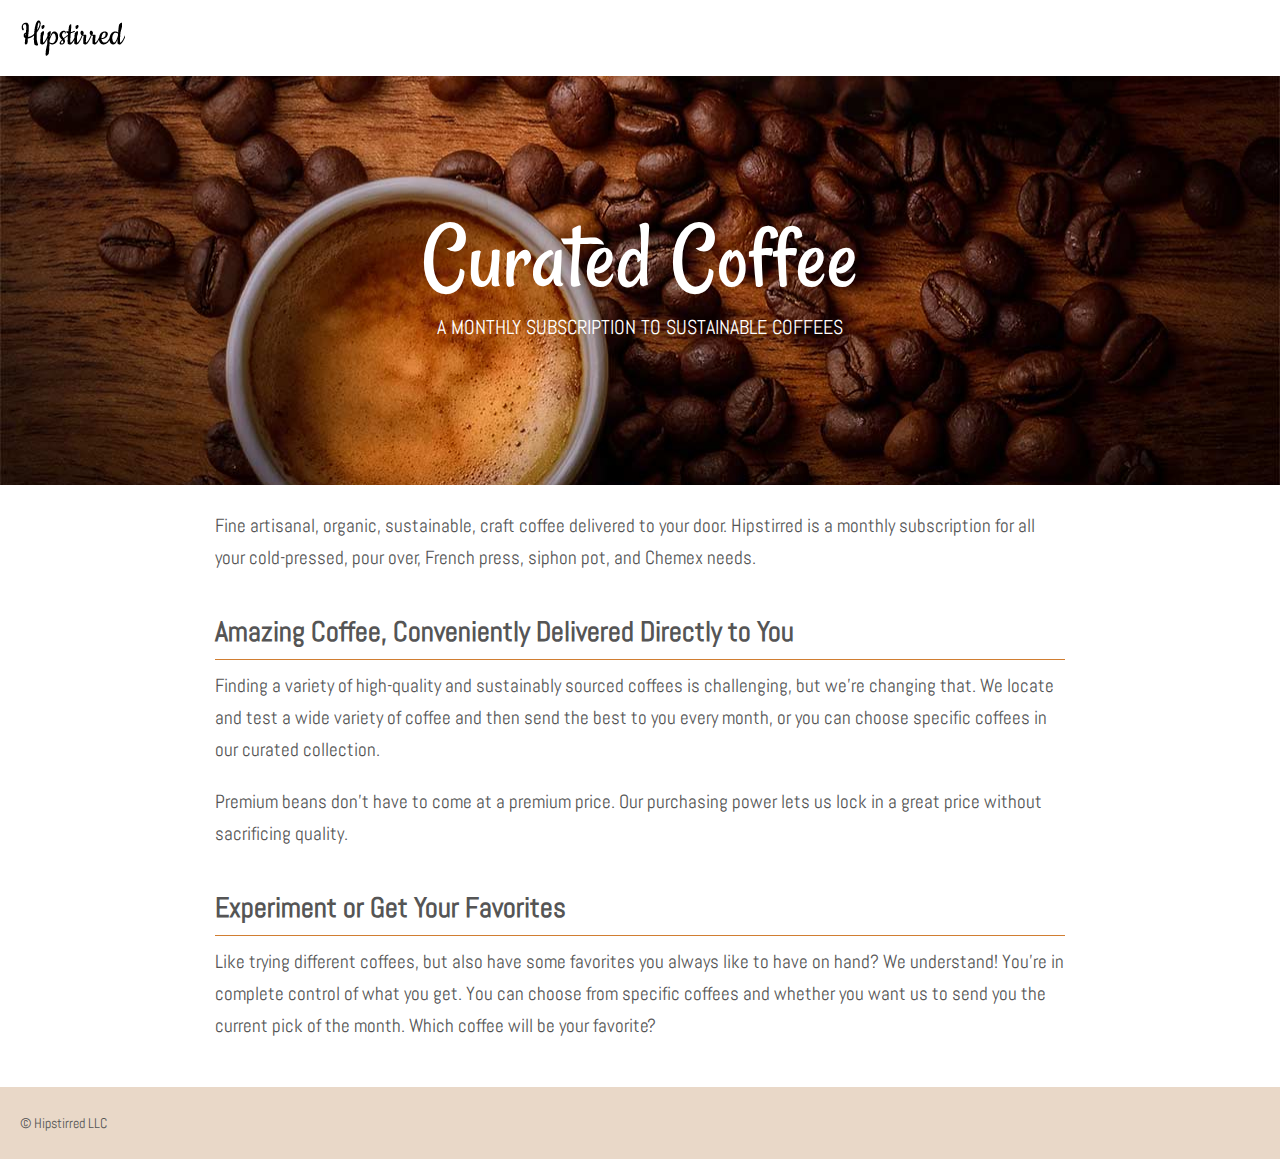
<file: Hipstirred Box Model/index.html>
<!DOCTYPE html>
<html lang="en">
  <head>
    <meta charset="UTF-8" />
    <meta name="viewport" content="width=device-width, initial-scale=1" />
    <title>Artisanal Coffee Curators | Hipstirred</title>
    <link rel="preconnect" href="https://fonts.googleapis.com" />
    <link rel="preconnect" href="https://fonts.gstatic.com" crossorigin />
    <link
      href="https://fonts.googleapis.com/css2?family=Abel&family=Rancho&display=swap"
      rel="stylesheet"
    />
    <link rel="stylesheet" href="main.css" />
  </head>
  <body>
    <div class="wrapper">
      <header>
        <img
          src="images/logo.png"
          class="logo"
          height="36"
          width="105"
          alt="Hipstirred"
        />
      </header>
      <div class="hero">
        <h1>Curated Coffee</h1>
        <h2>A monthly subscription to sustainable coffees</h2>
      </div>
      <main>
        <p>
          Fine artisanal, organic, sustainable, craft coffee delivered to your
          door. Hipstirred is a monthly subscription for all your cold-pressed,
          pour over, French press, siphon pot, and Chemex needs.
        </p>

        <h3>Amazing Coffee, Conveniently Delivered Directly to You</h3>
        <p>
          Finding a variety of high-quality and sustainably sourced coffees is
          challenging, but we’re changing that. We locate and test a wide
          variety of coffee and then send the best to you every month, or you
          can choose specific coffees in our curated collection.
        </p>
        <p>
          Premium beans don’t have to come at a premium price. Our purchasing
          power lets us lock in a great price without sacrificing quality.
        </p>

        <h3>Experiment or Get Your Favorites</h3>
        <p>
          Like trying different coffees, but also have some favorites you always
          like to have on hand? We understand! You’re in complete control of
          what you get. You can choose from specific coffees and whether you
          want us to send you the current pick of the month. Which coffee will
          be your favorite?
        </p>
      </main>
    </div>
    <footer>
      <div id="wrapper">
        <p>© Hipstirred LLC</p>
      </div>
    </footer>
  </body>
</html>
</file>
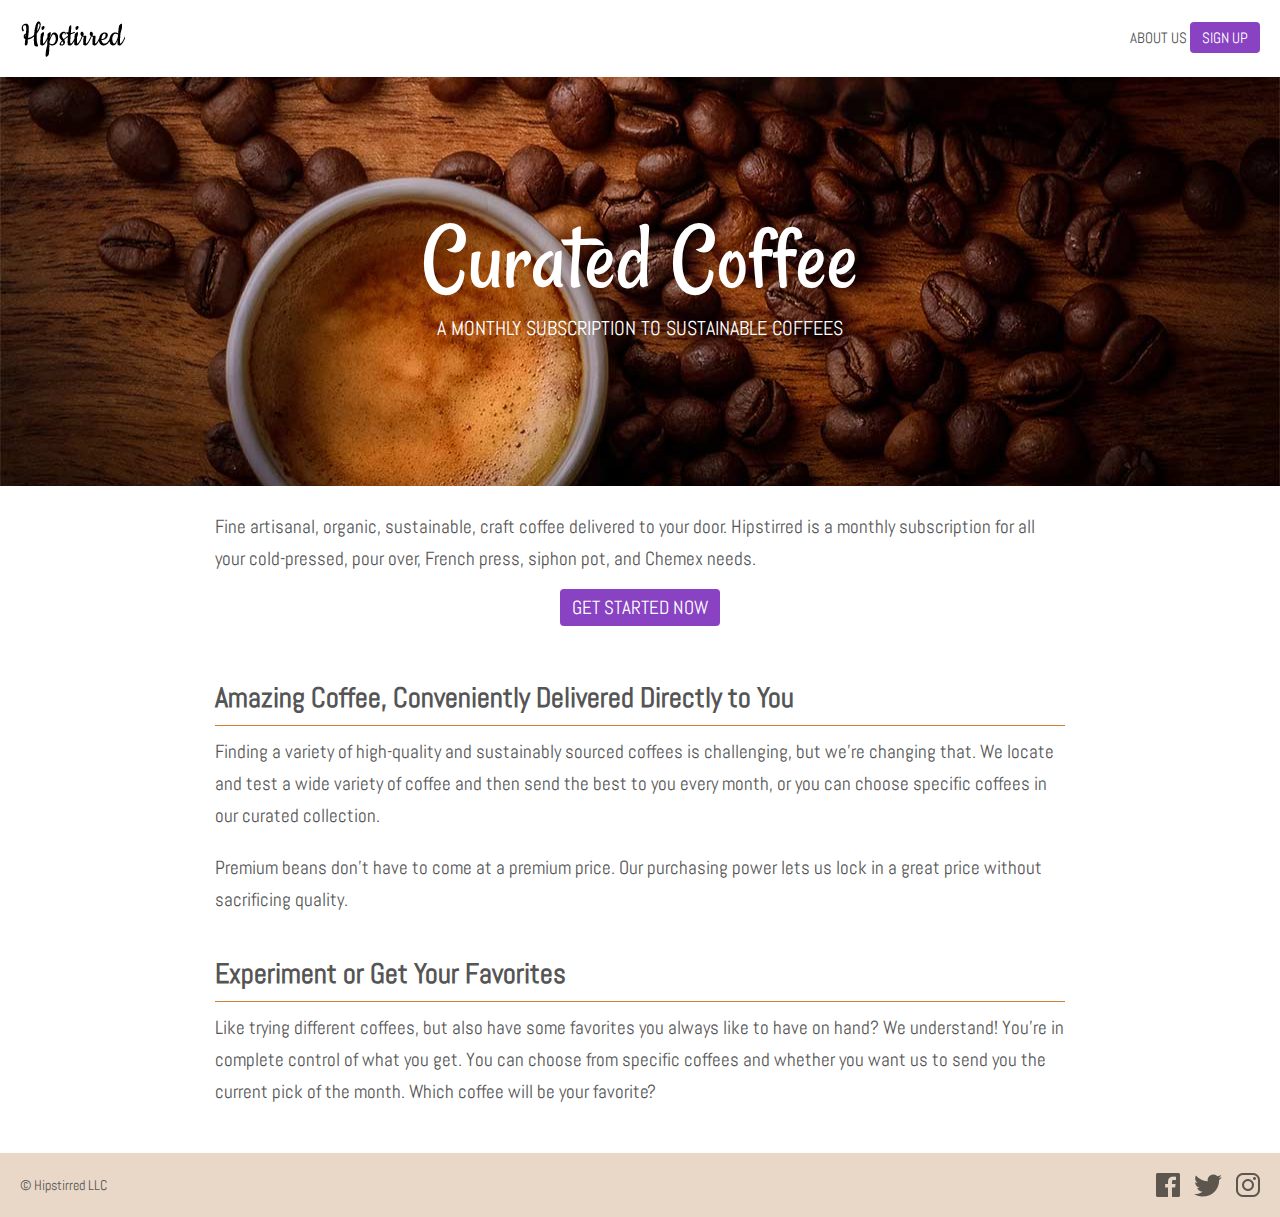
<file: Hipstirred Buttons and Floats/index.html>
<!DOCTYPE html>
<html lang="en">
  <head>
    <meta charset="UTF-8" />
    <meta name="viewport" content="width=device-width, initial-scale=1" />
    <title>Artisanal Coffee Curators | Hipstirred</title>
    <link rel="preconnect" href="https://fonts.googleapis.com" />
    <link rel="preconnect" href="https://fonts.gstatic.com" crossorigin />
    <link
      href="https://fonts.googleapis.com/css2?family=Abel&family=Rancho&display=swap"
      rel="stylesheet"
    />
    <link rel="stylesheet" href="main.css" />
  </head>
  <body>
    <div class="wrapper">
      <header>
        <img
          src="images/logo.png"
          class="logo"
          height="36"
          width="105"
          alt="Hipstirred"
        />
        <nav>
          <ul>
            <li><a href="about.html"> About Us</a></li>
            <li><a href="signup.html" class="button"> Sign Up </a></li>
          </ul>
        </nav>
      </header>
      <div class="hero">
        <h1>Curated Coffee</h1>

        <h2>A monthly subscription to sustainable coffees</h2>
      </div>
      <main>
        <p>
          Fine artisanal, organic, sustainable, craft coffee delivered to your
          door. Hipstirred is a monthly subscription for all your cold-pressed,
          pour over, French press, siphon pot, and Chemex needs.
        </p>
        <div class="call-to-action">
          <a href="signup.html" class="button">Get Started Now</a>
        </div>
        <h3>Amazing Coffee, Conveniently Delivered Directly to You</h3>
        <p>
          Finding a variety of high-quality and sustainably sourced coffees is
          challenging, but we’re changing that. We locate and test a wide
          variety of coffee and then send the best to you every month, or you
          can choose specific coffees in our curated collection.
        </p>
        <p>
          Premium beans don’t have to come at a premium price. Our purchasing
          power lets us lock in a great price without sacrificing quality.
        </p>

        <h3>Experiment or Get Your Favorites</h3>
        <p>
          Like trying different coffees, but also have some favorites you always
          like to have on hand? We understand! You’re in complete control of
          what you get. You can choose from specific coffees and whether you
          want us to send you the current pick of the month. Which coffee will
          be your favorite?
        </p>
      </main>
    </div>
    <footer>
      <div class="wrapper">
        <div class="social">
          <a href="https://www.facebook.com">
            <img
              src="images/facebook.png"
              width="24"
              height="24"
              alt="Facebook"
            />
          </a>
          <a href="https://twitter.com">
            <img
              src="images/twitter.png"
              width="28"
              height="23"
              alt="Twitter"
            />
          </a>
          <a href="https://www.instagram.com">
            <img
              src="images/instagram.png"
              width="24"
              height="24"
              alt="Instagram"
            />
          </a>
        </div>
        <p>© Hipstirred LLC</p>
      </div>
    </footer>
  </body>
</html>
</file>
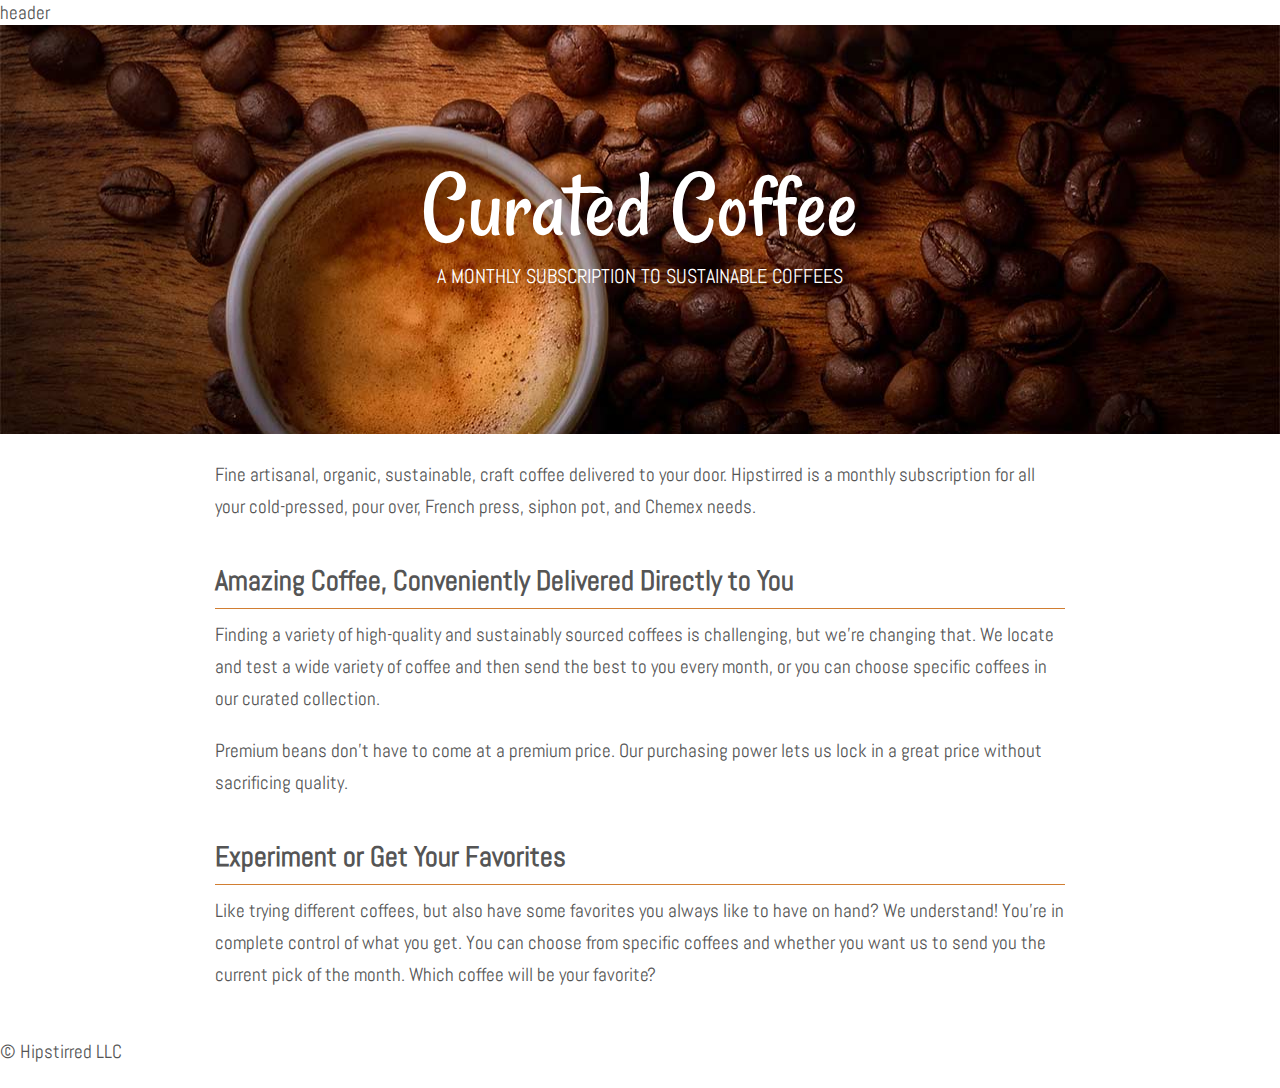
<file: Hipstirred Font Fun/index.html>
<!DOCTYPE html>
<html lang="en">
  <head>
    <meta charset="UTF-8" />
    <meta name="viewport" content="width=device-width, initial-scale=1" />
    <title>Artisanal Coffee Curators | Hipstirred</title>
    <link rel="preconnect" href="https://fonts.googleapis.com" />
    <link rel="preconnect" href="https://fonts.gstatic.com" crossorigin />
    <link
      href="https://fonts.googleapis.com/css2?family=Abel&family=Rancho&display=swap"
      rel="stylesheet"
    />
    <link rel="stylesheet" href="main.css" />
  </head>
  <body>
    <header>header</header>
    <div class="hero">
      <h1>Curated Coffee</h1>
      <h2>A monthly subscription to sustainable coffees</h2>
    </div>
    <main>
      <p>
        Fine artisanal, organic, sustainable, craft coffee delivered to your
        door. Hipstirred is a monthly subscription for all your cold-pressed,
        pour over, French press, siphon pot, and Chemex needs.
      </p>

      <h3>Amazing Coffee, Conveniently Delivered Directly to You</h3>
      <p>
        Finding a variety of high-quality and sustainably sourced coffees is
        challenging, but we’re changing that. We locate and test a wide variety
        of coffee and then send the best to you every month, or you can choose
        specific coffees in our curated collection.
      </p>
      <p>
        Premium beans don’t have to come at a premium price. Our purchasing
        power lets us lock in a great price without sacrificing quality.
      </p>

      <h3>Experiment or Get Your Favorites</h3>
      <p>
        Like trying different coffees, but also have some favorites you always
        like to have on hand? We understand! You’re in complete control of what
        you get. You can choose from specific coffees and whether you want us to
        send you the current pick of the month. Which coffee will be your
        favorite?
      </p>
    </main>
    <footer>
      <p>© Hipstirred LLC</p>
    </footer>
  </body>
</html>
</file>
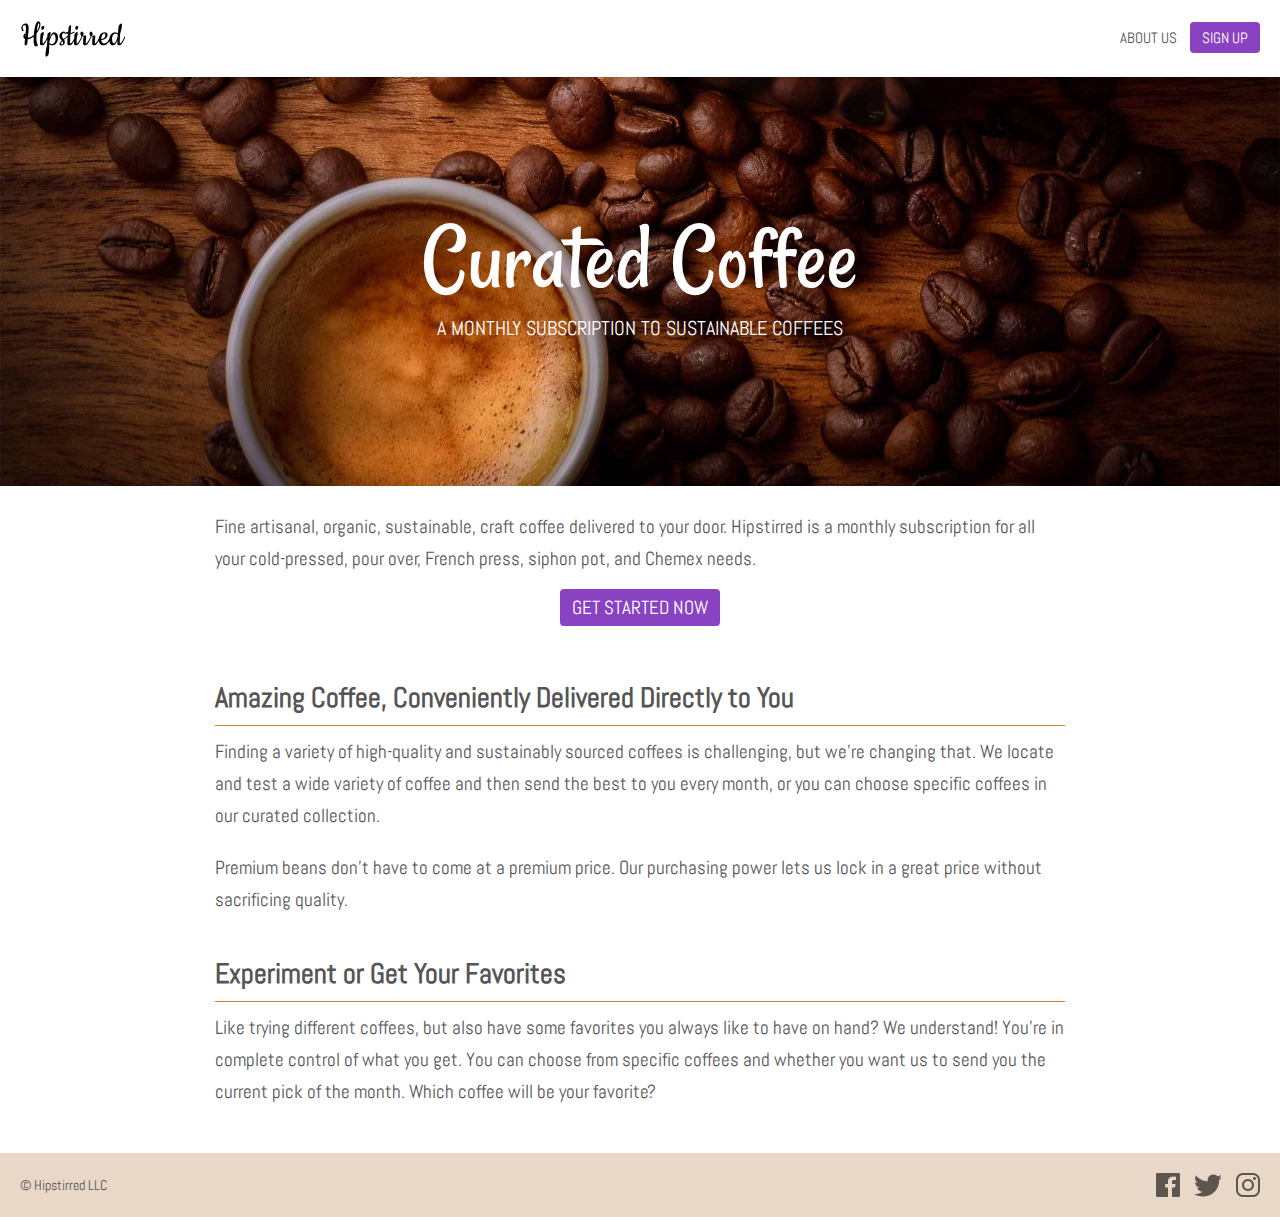
<file: Hipstirred Form Style/index.html>
<!DOCTYPE html>
<html lang="en">
<head>
	<meta charset="UTF-8">
	<meta name="viewport" content="width=device-width, initial-scale=1">
	<title>Artisanal Coffee Curators | Hipstirred</title>
	<link rel="preconnect" href="https://fonts.googleapis.com">
	<link rel="preconnect" href="https://fonts.gstatic.com" crossorigin>
	<link href="https://fonts.googleapis.com/css2?family=Abel&family=Rancho&display=swap" rel="stylesheet">
	<link rel="stylesheet" href="main.css">
</head>
<body>
	<div class="wrapper">
		<header>
			<a href="index.html"><img src="images/logo@2x.png" class="logo" height="36" width="105" alt="Hipstirred"></a>
			<nav>
				<ul>
					<li><a href="about.html">About Us</a></li>
					<li><a href="signup.html" class="button">Sign Up</a></li>
				</ul>
			</nav>
		</header>
		<div class="hero">
			<h1>Curated Coffee</h1>
			<h2>A monthly subscription to sustainable coffees</h2>
		</div>
		<main>
			<p>Fine artisanal, organic, sustainable, craft coffee delivered to your door. Hipstirred is a monthly subscription for all your cold-pressed, pour over, French press, siphon pot, and Chemex needs.</p>
			
			<div class="call-to-action">
				<a href="signup.html" class="button">Get Started Now</a>
			</div>

			<h3>Amazing Coffee, Conveniently Delivered Directly to You</h3>
			<p>Finding a variety of high-quality and sustainably sourced coffees is challenging, but we’re changing that. We locate and test a wide variety of coffee and then send the best to you every month, or you can choose specific coffees in our curated collection.</p>
			<p>Premium beans don’t have to come at a premium price. Our purchasing power lets us lock in a great price without sacrificing quality.</p>
		
			<h3>Experiment or Get Your Favorites</h3>
			<p>Like trying different coffees, but also have some favorites you always like to have on hand? We understand! You’re in complete control of what you get. You can choose from specific coffees and whether you want us to send you the current pick of the month. Which coffee will be your favorite?</p>
		</main>
	</div>
	<footer>
		<div class="wrapper">
			<div class="social">
				<a href="https://www.facebook.com">
					<img src="images/facebook@2x.png" width="24" height="24" alt="Facebook">
				</a>
				<a href="https://twitter.com">
					<img src="images/twitter@2x.png" width="28" height="23" alt="Twitter">
				</a>
				<a href="https://www.instagram.com">
					<img src="images/instagram@2x.png" width="24" height="24" alt="Instagram">
				</a>
			</div>
			<p>© Hipstirred LLC</p>
		</div>
	</footer>
</body>
</html>
</file>
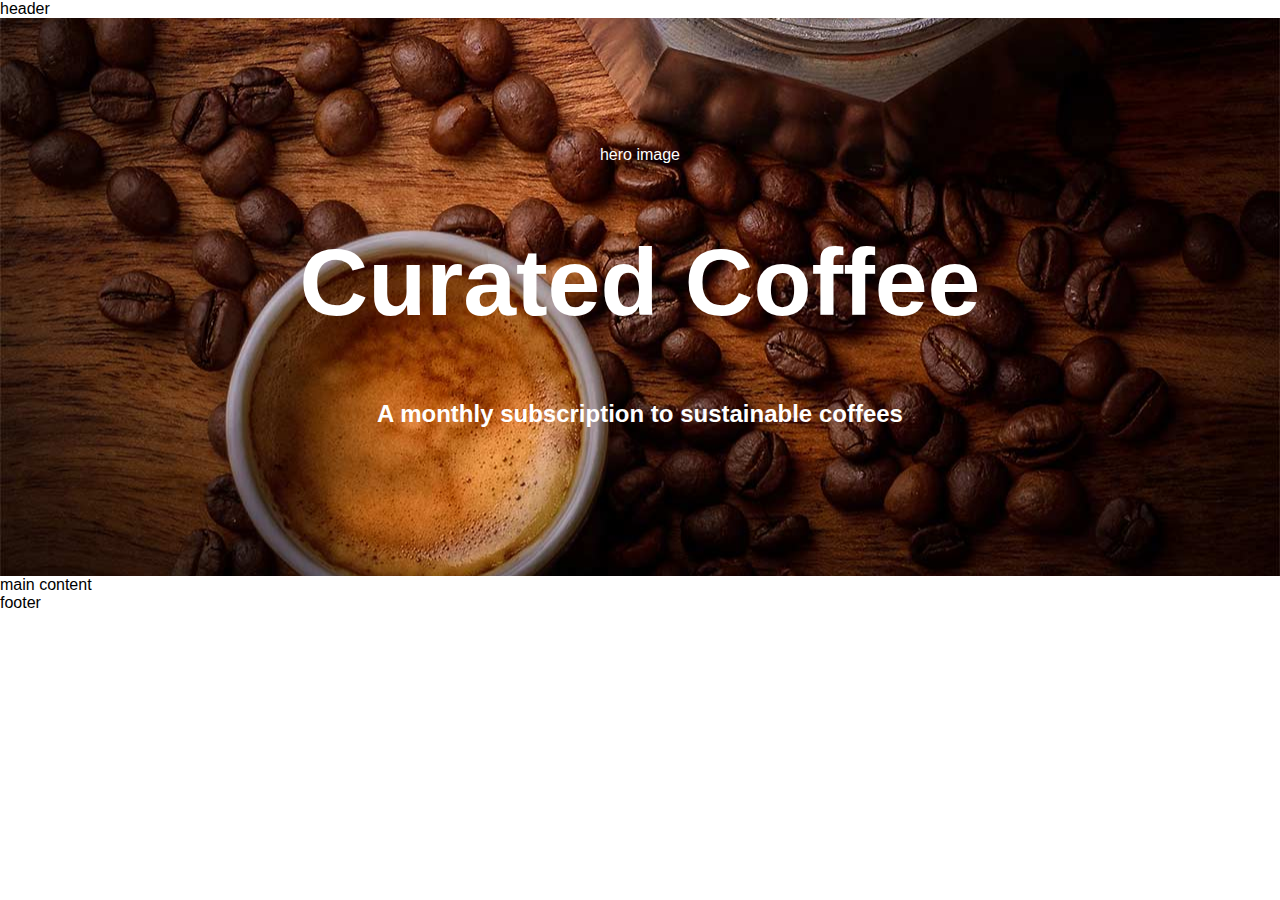
<file: Hipstirred Hero/index.html>
<!DOCTYPE html>
<html lang="en">
  <head>
    <meta charset="UTF-8" />
    <meta name="viewport" content="width=device-width, initial-scale=1" />
    <title>Arisinal Coffee Curators - Hipstirred</title>
    <link rel="stylesheet" href="main.css" />
  </head>
  <body>
    <header>header</header>
    <div class="hero">
      hero image
      <h1>Curated Coffee</h1>
      <h2>A monthly subscription to sustainable coffees</h2>
    </div>
    <main>main content</main>
    <footer>footer</footer>
  </body>
</html>
</file>
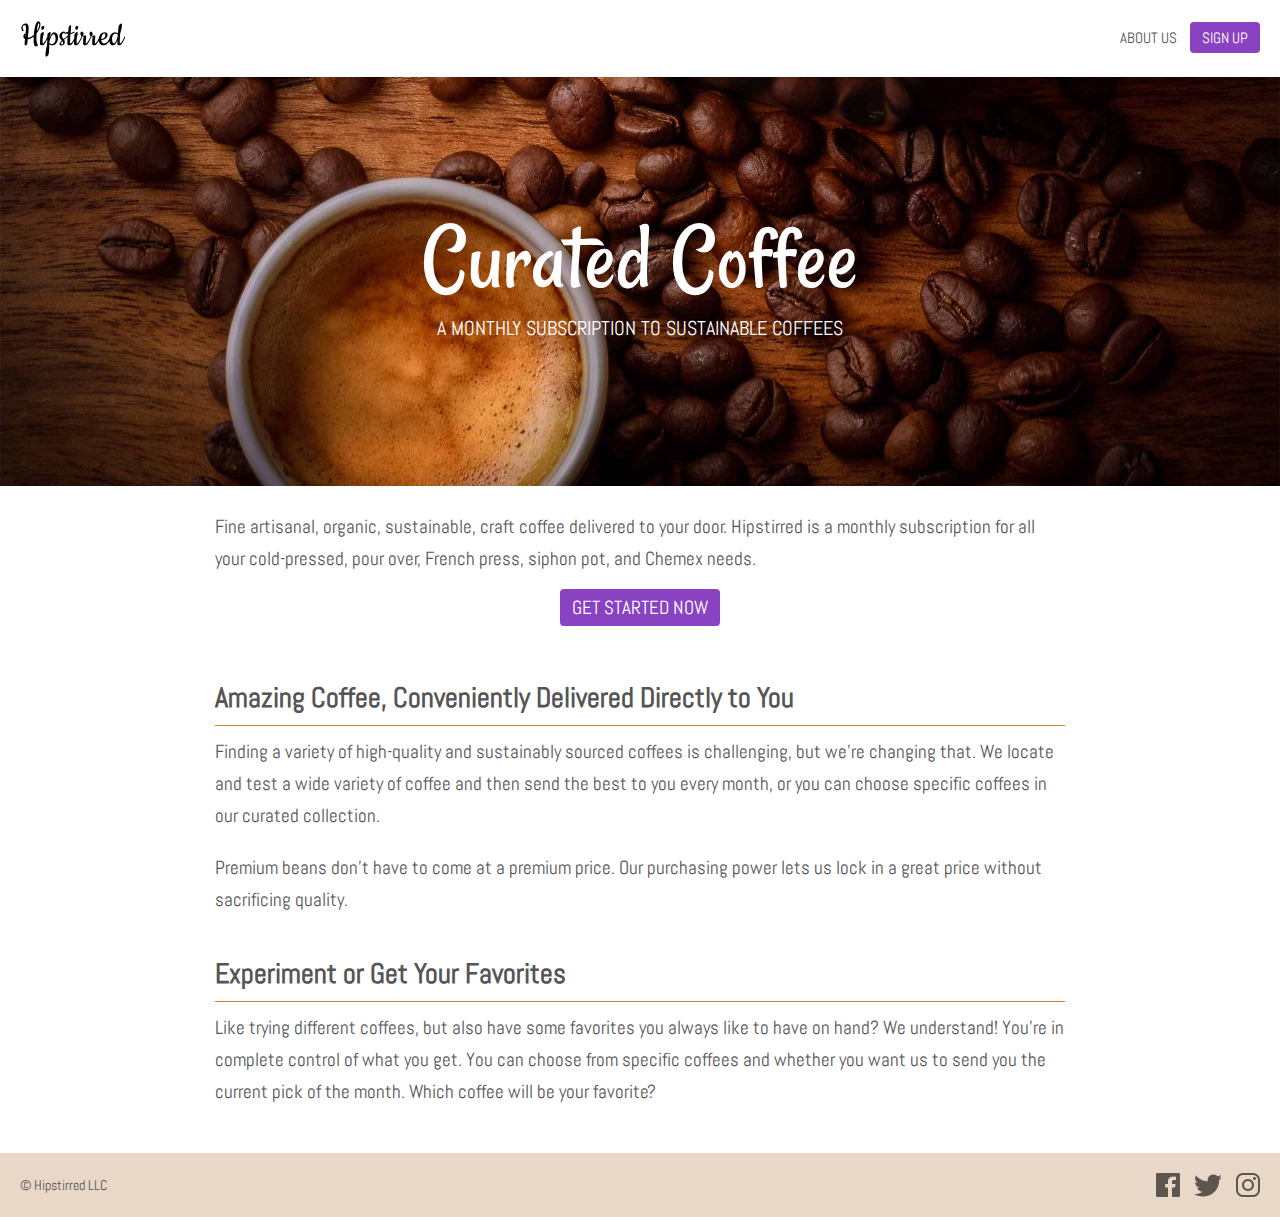
<file: Hipstirred Hi-Res Images/index.html>
<!DOCTYPE html>
<html lang="en">
  <head>
    <meta charset="UTF-8" />
    <meta name="viewport" content="width=device-width, initial-scale=1" />
    <title>Artisanal Coffee Curators | Hipstirred</title>
    <link rel="preconnect" href="https://fonts.googleapis.com" />
    <link rel="preconnect" href="https://fonts.gstatic.com" crossorigin />
    <link
      href="https://fonts.googleapis.com/css2?family=Abel&family=Rancho&display=swap"
      rel="stylesheet"
    />
    <link rel="stylesheet" href="main.css" />
  </head>
  <body>
    <div class="wrapper">
      <header>
        <img
          src="images/logo@2x.png"
          class="logo"
          height="36"
          width="105"
          alt="Hipstirred"
        />
        <nav>
          <ul>
            <li><a href="about.html">About Us</a></li>
            <li><a href="signup.html" class="button">Sign Up</a></li>
          </ul>
        </nav>
      </header>
      <div class="hero">
        <h1>Curated Coffee</h1>
        <h2>A monthly subscription to sustainable coffees</h2>
      </div>
      <main>
        <p>
          Fine artisanal, organic, sustainable, craft coffee delivered to your
          door. Hipstirred is a monthly subscription for all your cold-pressed,
          pour over, French press, siphon pot, and Chemex needs.
        </p>

        <div class="call-to-action">
          <a href="signup.html" class="button">Get Started Now</a>
        </div>

        <h3>Amazing Coffee, Conveniently Delivered Directly to You</h3>
        <p>
          Finding a variety of high-quality and sustainably sourced coffees is
          challenging, but we’re changing that. We locate and test a wide
          variety of coffee and then send the best to you every month, or you
          can choose specific coffees in our curated collection.
        </p>
        <p>
          Premium beans don’t have to come at a premium price. Our purchasing
          power lets us lock in a great price without sacrificing quality.
        </p>

        <h3>Experiment or Get Your Favorites</h3>
        <p>
          Like trying different coffees, but also have some favorites you always
          like to have on hand? We understand! You’re in complete control of
          what you get. You can choose from specific coffees and whether you
          want us to send you the current pick of the month. Which coffee will
          be your favorite?
        </p>
      </main>
    </div>
    <footer>
      <div class="wrapper">
        <div class="social">
          <a href="https://www.facebook.com">
            <img
              src="images/facebook@2x.png"
              width="24"
              height="24"
              alt="Facebook"
            />
          </a>
          <a href="https://twitter.com">
            <img
              src="images/twitter@2x.png"
              width="28"
              height="23"
              alt="Twitter"
            />
          </a>
          <a href="https://www.instagram.com">
            <img
              src="images/instagram@2x.png"
              width="24"
              height="24"
              alt="Instagram"
            />
          </a>
        </div>
        <p>© Hipstirred LLC</p>
      </div>
    </footer>
  </body>
</html>
</file>
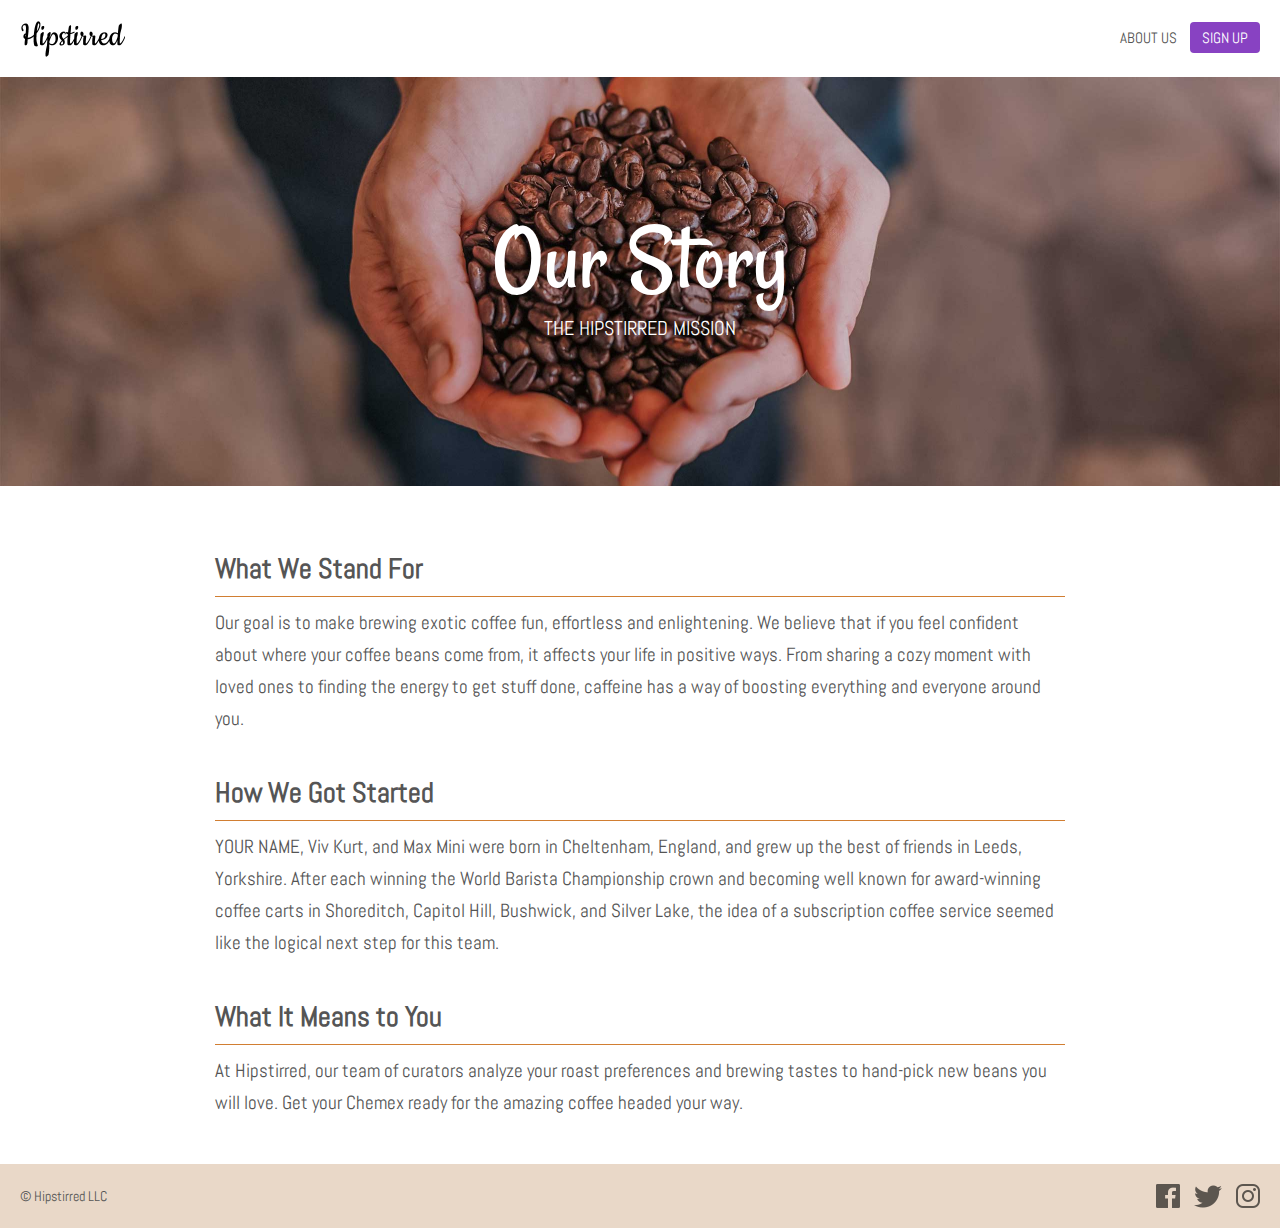
<file: Hipstirred Form Style/about.html>
<!DOCTYPE html>
<html lang="en">
<head>
	<meta charset="UTF-8">
	<meta name="viewport" content="width=device-width, initial-scale=1">
	<title>About Us | Hipstirred</title>
	<link rel="preconnect" href="https://fonts.googleapis.com">
	<link rel="preconnect" href="https://fonts.gstatic.com" crossorigin>
	<link href="https://fonts.googleapis.com/css2?family=Abel&family=Rancho&display=swap" rel="stylesheet">
	<link rel="stylesheet" href="main.css">
</head>
<body class="about">
	<div class="wrapper">
		<header>
			<a href="index.html"><img src="images/logo@2x.png" class="logo" height="36" width="105" alt="Hipstirred"></a>
			<nav>
				<ul>
					<li><a href="about.html">About Us</a></li>
					<li><a href="signup.html" class="button">Sign Up</a></li>
				</ul>
			</nav>
		</header>
		<div class="hero">
			<h1>Our Story</h1>
			<h2>The Hipstirred Mission</h2>
		</div>
		<main>
			<h3>What We Stand For</h3>
			<p>Our goal is to make brewing exotic coffee fun, effortless and enlightening. We believe that if you feel confident about where your coffee beans come from, it affects your life in positive ways. From sharing a cozy moment with loved ones to finding the energy to get stuff done, caffeine has a way of boosting everything and everyone around you.</p>
			
			<h3>How We Got Started</h3>
			<p>YOUR NAME, Viv Kurt, and Max Mini were born in Cheltenham, England, and grew up the best of friends in Leeds, Yorkshire. After each winning the World Barista Championship crown and becoming well known for award-winning coffee carts in Shoreditch, Capitol Hill, Bushwick, and Silver Lake, the idea of a subscription coffee service seemed like the logical next step for this team.</p>
			
			<h3>What It Means to You</h3>
			<p>At Hipstirred, our team of curators analyze your roast preferences and brewing tastes to hand-pick new beans you will love. Get your Chemex ready for the amazing coffee headed your way.</p>
		</main>
	</div>
	<footer>
		<div class="wrapper">
			<div class="social">
				<a href="https://www.facebook.com">
					<img src="images/facebook@2x.png" width="24" height="24" alt="Facebook">
				</a>
				<a href="https://twitter.com">
					<img src="images/twitter@2x.png" width="28" height="23" alt="Twitter">
				</a>
				<a href="https://www.instagram.com">
					<img src="images/instagram@2x.png" width="24" height="24" alt="Instagram">
				</a>
			</div>
			<p>© Hipstirred LLC</p>
		</div>
	</footer>
</body>
</html>
</file>
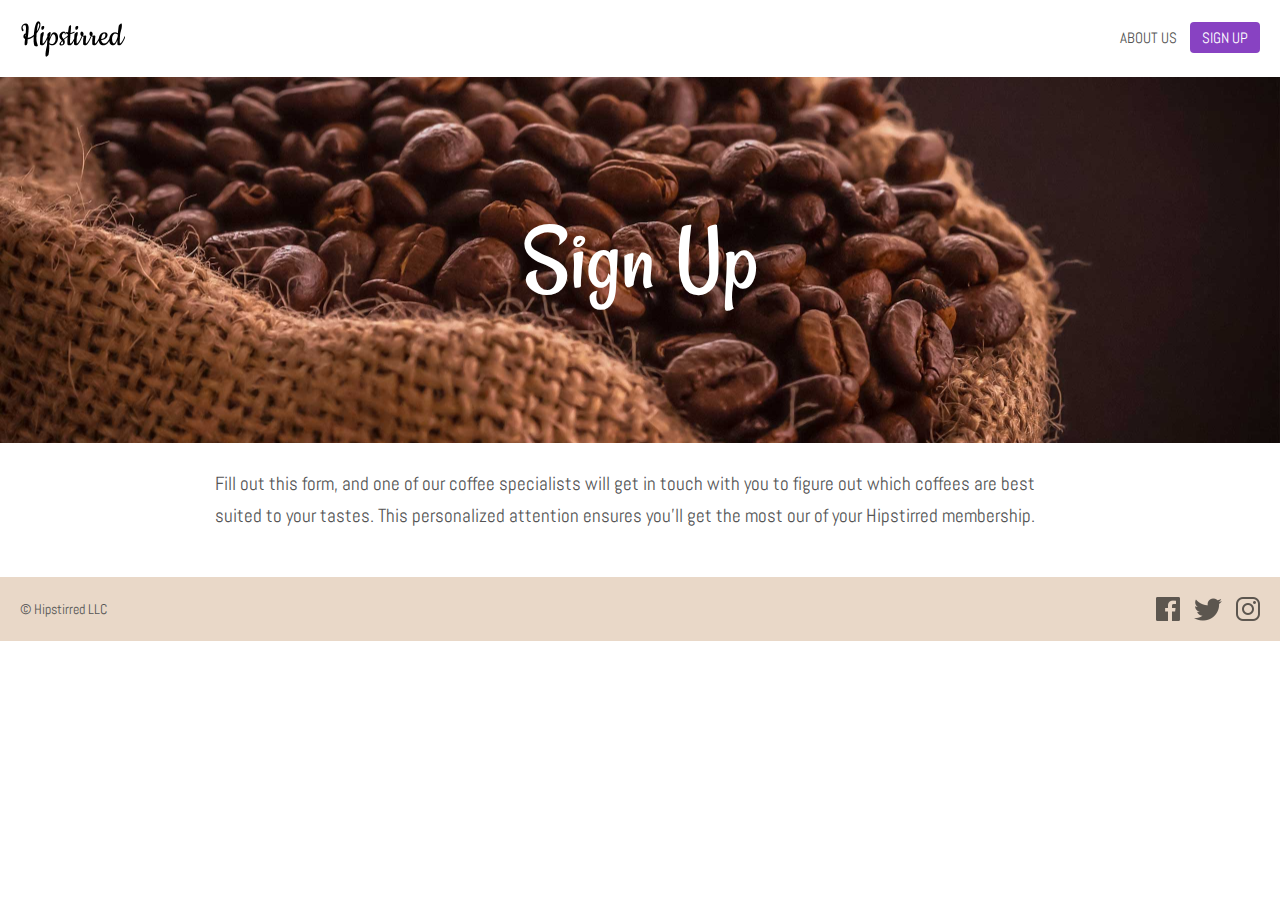
<file: Hipstirred Form Style/signup.html>
<!DOCTYPE html>
<html lang="en">
<head>
	<meta charset="UTF-8">
	<meta name="viewport" content="width=device-width, initial-scale=1">
	<title>Sign Up | Hipstirred</title>
	<link rel="preconnect" href="https://fonts.googleapis.com">
	<link rel="preconnect" href="https://fonts.gstatic.com" crossorigin>
	<link href="https://fonts.googleapis.com/css2?family=Abel&family=Rancho&display=swap" rel="stylesheet">
	<link rel="stylesheet" href="main.css">
</head>
<body class="signup">
	<div class="wrapper">
		<header>
			<a href="index.html"><img src="images/logo@2x.png" class="logo" height="36" width="105" alt="Hipstirred"></a>
			<nav>
				<ul>
					<li><a href="about.html">About Us</a></li>
					<li><a href="signup.html" class="button">Sign Up</a></li>
				</ul>
			</nav>
		</header>
		<div class="hero">
			<h1>Sign Up</h1>
		</div>
		<main>
			<p>Fill out this form, and one of our coffee specialists will get in touch with you to figure out which coffees are best suited to your tastes. This personalized attention ensures you’ll get the most our of your Hipstirred membership.</p>
		</main>
	</div>
	<footer>
		<div class="wrapper">
			<div class="social">
				<a href="https://www.facebook.com">
					<img src="images/facebook@2x.png" width="24" height="24" alt="Facebook">
				</a>
				<a href="https://twitter.com">
					<img src="images/twitter@2x.png" width="28" height="23" alt="Twitter">
				</a>
				<a href="https://www.instagram.com">
					<img src="images/instagram@2x.png" width="24" height="24" alt="Instagram">
				</a>
			</div>
			<p>© Hipstirred LLC</p>
		</div>
	</footer>
</body>
</html>
</file>
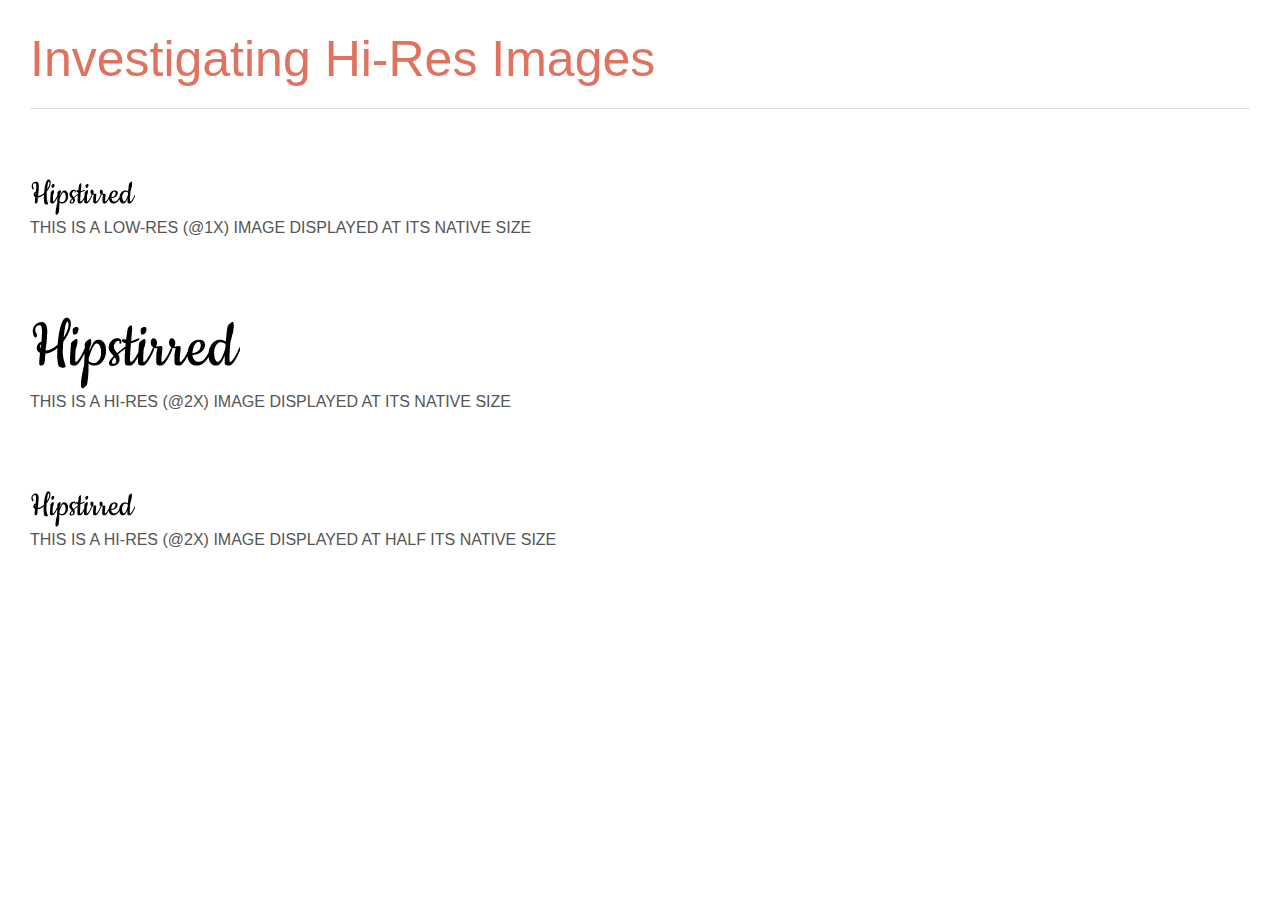
<file: Hipstirred Hi-Res Images/hi-res-demo.html>
<!DOCTYPE html>
<html lang="en">
  <head>
    <meta charset="UTF-8" />
    <meta name="viewport" content="width=device-width, initial-scale=1" />
    <title>Hi-Res Images</title>
    <style>
      body {
        font-family: sans-serif;
        margin: 30px;
      }
      h1 {
        font-weight: normal;
        font-size: 50px;
        color: #e07360;
        margin-top: 20px;
        margin-bottom: 30px;
        padding-bottom: 20px;
        border-bottom: 1px solid #ddd;
      }
      h2 {
        font-weight: normal;
        color: #555;
        font-size: 16px;
        text-transform: uppercase;
        margin-top: 0;
        margin-bottom: 40px;
      }
      img {
        margin-top: 40px;
      }

      .logo {
        width: 105px;
      }
    </style>
  </head>
  <body>
    <main>
      <h1>Investigating Hi-Res Images</h1>

      <img src="images/logo.png" height="36" width="105" />
      <h2>This is a low-res (@1x) image displayed at its native size</h2>
      <img src="images/logo@2x.png" height="72" width="210" />
      <h2>This is a hi-res (@2x) image displayed at its native size</h2>
      <img src="images/logo@2x.png" class="logo" />
      <h2>This is a hi-res (@2x) image displayed at half its native size</h2>
    </main>
  </body>
</html>
</file>
<file: Hipstirred Box Model/main.css>
body {
  font-family: "Abel", sans-serif;
  font-size: 19px;
  color: #555;
  margin: 0;
}
h1 {
  font-family: "Rancho", sans-serif;
  font-size: 95px;
  line-height: 90px;
  font-weight: 400;
  margin-top: 10px;
  margin-bottom: 10px;
}
h2 {
  font-size: 20px;
  font-weight: normal;
  text-transform: uppercase;
  margin-top: 0;
}
h3 {
  font-size: 28px;
  border-bottom: 1px solid #d17e32;
  padding-bottom: 10px;
  margin-top: 40px;
  margin-bottom: 10px;
}
p {
  line-height: 32px;
  margin-top: 0;
  margin-bottom: 20px;
}

.wrapper {
  max-width: 1280px;
  margin-right: auto;
  margin-left: auto;
}

header {
  padding: 20px;
}

.logo {
  vertical-align: middle;
}

.hero {
  text-align: center;
  padding: 10%;
  color: #fff;
  background-color: #520;
  background-image: url(images/hero.jpg);
  background-position: center 75%;
  background-repeat: no-repeat;
  background-size: cover;
}
main {
  max-width: 850px;
  padding: 25px;
  margin-right: auto;
  margin-left: auto;
}

footer {
  background-color: #e9d8c8;
  padding: 20px;
}

footer p {
  margin: 0;
  font-size: 14px;
}
</file>
<file: Hipstirred Buttons and Floats/main.css>
body {
  font-family: "Abel", sans-serif;
  font-size: 19px;
  color: #555;
  margin: 0;
  min-width: 320px;
}
h1 {
  font-family: "Rancho", sans-serif;
  font-size: 95px;
  line-height: 90px;
  font-weight: 400;
  margin-top: 10px;
  margin-bottom: 10px;
}
h2 {
  font-size: 20px;
  font-weight: normal;
  text-transform: uppercase;
  margin-top: 0;
}
h3 {
  font-size: 28px;
  border-bottom: 1px solid #d17e32;
  padding-bottom: 10px;
  margin-top: 40px;
  margin-bottom: 10px;
}
p {
  line-height: 32px;
  margin-top: 0;
  margin-bottom: 20px;
}
.wrapper {
  max-width: 1280px;
  margin-right: auto;
  margin-left: auto;
}

.button {
  background-color: #8842c2;
  color: #fff;
  padding-top: 6px;
  padding-bottom: 6px;
  padding-right: 12px;
  padding-left: 12px;
  border-radius: 4px;
  text-transform: uppercase;
  text-decoration: none;
}

.call-to-action {
  text-align: center;
  margin-bottom: 60px;
}

header {
  padding: 20px;
  line-height: 36px;
}
.logo {
  vertical-align: middle;
}

nav {
  float: right;
  font-size: 15px;
  text-transform: uppercase;
}

nav ul {
  list-style-type: none;
  margin: 0;
  padding: 0;
}

nav li {
  display: inline-block;
}

nav a {
  color: #555;
  text-decoration: none;
}

.hero {
  text-align: center;
  padding: 10%;
  color: #fff;
  background-color: #520;
  background-image: url(images/hero.jpg);
  background-position: center 75%;
  background-repeat: no-repeat;
  background-size: cover;
}
main {
  max-width: 850px;
  padding: 25px;
  margin-right: auto;
  margin-left: auto;
}
footer {
  background-color: #e9d8c8;
  padding: 20px;
}
footer p {
  margin: 0;
  font-size: 14px;
  line-height: 24px;
}

.social {
  float: right;
}

.social a {
  text-decoration: none;
  margin-left: 10px;
  opacity: 0.6;
}
</file>
<file: Hipstirred Font Fun/main.css>
body {
  font-family: "abel", sans-serif;
  font-size: 19px;
  color: #555;
  margin: 0;
}
h1 {
  font-family: "Rancho", sans-serif;
  font-size: 95px;
  line-height: 90px;
  font-weight: 400;
  margin-top: 10px;
  margin-bottom: 10px;
}

h2 {
  font-size: 20px;
  font-weight: normal;
  text-transform: uppercase;
  margin-top: 0;
}

h3 {
  font-size: 28px;
  border-bottom: 1px solid #d17e32;
  padding-bottom: 10px;
  margin-top: 40px;
  margin-bottom: 10px;
}

p {
  line-height: 32px;
  margin-top: 0;
  margin-bottom: 20px;
}

.hero {
  text-align: center;
  padding: 10%;
  color: #fff;
  background-color: #520;
  background-image: url(images/hero.jpg);
  background-position: center 75%;
  background-repeat: no-repeat;
  background-size: cover;
}

main {
  max-width: 850px;
  padding: 25px;
  margin-right: auto;
  margin-left: auto;
}
</file>
<file: Hipstirred Form Style/main.css>
body {
	font-family: 'Abel', sans-serif;
	font-size: 19px;
	color: #555;
	margin: 0;
	min-width: 320px;
}
h1 {
	font-family: 'Rancho', sans-serif;
	font-size: 95px;
	line-height: 90px;
	font-weight: 400;
	margin-top: 10px;
	margin-bottom: 10px;
}
h2 {
	font-size: 20px;
	font-weight: normal;
	text-transform: uppercase;
	margin-top: 0;
}
h3 {
	font-size: 28px;
	border-bottom: 1px solid #d17e32;
	padding-bottom: 10px;
	margin-top: 40px;
	margin-bottom: 10px;
}
p {
	line-height: 32px;
	margin-top: 0;
	margin-bottom: 20px;
}
.wrapper {
	max-width: 1280px;
	margin-right: auto;
	margin-left: auto;
}
.button {
	background-color: #8842c2;
	color: #fff;
	padding-top: 6px;
	padding-bottom: 6px;
	padding-right: 12px;
	padding-left: 12px;
	border-radius: 4px;
	text-transform: uppercase;
	text-decoration: none;
}
.call-to-action {
	text-align: center;
	margin-bottom: 60px;
}
header {
	padding: 20px;
	line-height: 36px;
}
.logo {
	vertical-align: middle;
}
nav {
	float: right;
	font-size: 15px;
	text-transform: uppercase;
}
nav ul {
	list-style-type: none;
	margin: 0;
	padding: 0;
}
nav li {
	display: inline-block;
	margin-left: 10px;
}
nav a {
	color: #555;
	text-decoration: none;
}
.hero {
	text-align: center;
	padding: 10%;
	color: #fff;
	background-color: #520;
	background-image: url(images/hero@2x.jpg);
	background-position: center 75%;
	background-repeat: no-repeat;
	background-size: cover;
}
.about .hero {
	background-image: url(images/holding-coffee@2x.jpg);
}
.signup .hero {
	background-image: url(images/coffee-bag@2x.jpg);
}
main {
	max-width: 850px;
	padding: 25px;
	margin-right: auto;
	margin-left: auto;
}
footer {
	background-color: #e9d8c8;
	padding: 20px;
}
footer p {
	margin: 0;
	font-size: 14px;
	line-height: 24px;
}
.social {
	float: right;
}
.social a {
	text-decoration: none;
	margin-left: 10px;
	opacity: .6;
}

/* form styles */
</file>
<file: Hipstirred Hero/main.css>
body {
  font-family: sans-serif;
  margin: 0;
}

h1 {
  font-size: 95px;
}
.hero {
  text-align: center;
  padding: 10%;
  color: #fff;
  background-color: #520;
  background-image: url(images/hero.jpg);
  background-position: center 75%;
  background-repeat: no-repeat;
  background-size: cover;
}
</file>
<file: Hipstirred Hi-Res Images/main.css>
body {
  font-family: "Abel", sans-serif;
  font-size: 19px;
  color: #555;
  margin: 0;
  min-width: 320px;
}
h1 {
  font-family: "Rancho", sans-serif;
  font-size: 95px;
  line-height: 90px;
  font-weight: 400;
  margin-top: 10px;
  margin-bottom: 10px;
}
h2 {
  font-size: 20px;
  font-weight: normal;
  text-transform: uppercase;
  margin-top: 0;
}
h3 {
  font-size: 28px;
  border-bottom: 1px solid #d17e32;
  padding-bottom: 10px;
  margin-top: 40px;
  margin-bottom: 10px;
}
p {
  line-height: 32px;
  margin-top: 0;
  margin-bottom: 20px;
}
.wrapper {
  max-width: 1280px;
  margin-right: auto;
  margin-left: auto;
}
.button {
  background-color: #8842c2;
  color: #fff;
  padding-top: 6px;
  padding-bottom: 6px;
  padding-right: 12px;
  padding-left: 12px;
  border-radius: 4px;
  text-transform: uppercase;
  text-decoration: none;
}
.call-to-action {
  text-align: center;
  margin-bottom: 60px;
}
header {
  padding: 20px;
  line-height: 36px;
}
.logo {
  vertical-align: middle;
}
nav {
  float: right;
  font-size: 15px;
  text-transform: uppercase;
}
nav ul {
  list-style-type: none;
  margin: 0;
  padding: 0;
}
nav li {
  display: inline-block;
  margin-left: 10px;
}
nav a {
  color: #555;
  text-decoration: none;
}
.hero {
  text-align: center;
  padding: 10%;
  color: #fff;
  background-color: #520;
  background-image: url(images/hero@2x.jpg);
  background-position: center 75%;
  background-repeat: no-repeat;
  background-size: cover;
}
main {
  max-width: 850px;
  padding: 25px;
  margin-right: auto;
  margin-left: auto;
}
footer {
  background-color: #e9d8c8;
  padding: 20px;
}
footer p {
  margin: 0;
  font-size: 14px;
  line-height: 24px;
}
.social {
  float: right;
}
.social a {
  text-decoration: none;
  margin-left: 10px;
  opacity: 0.6;
}
</file>
